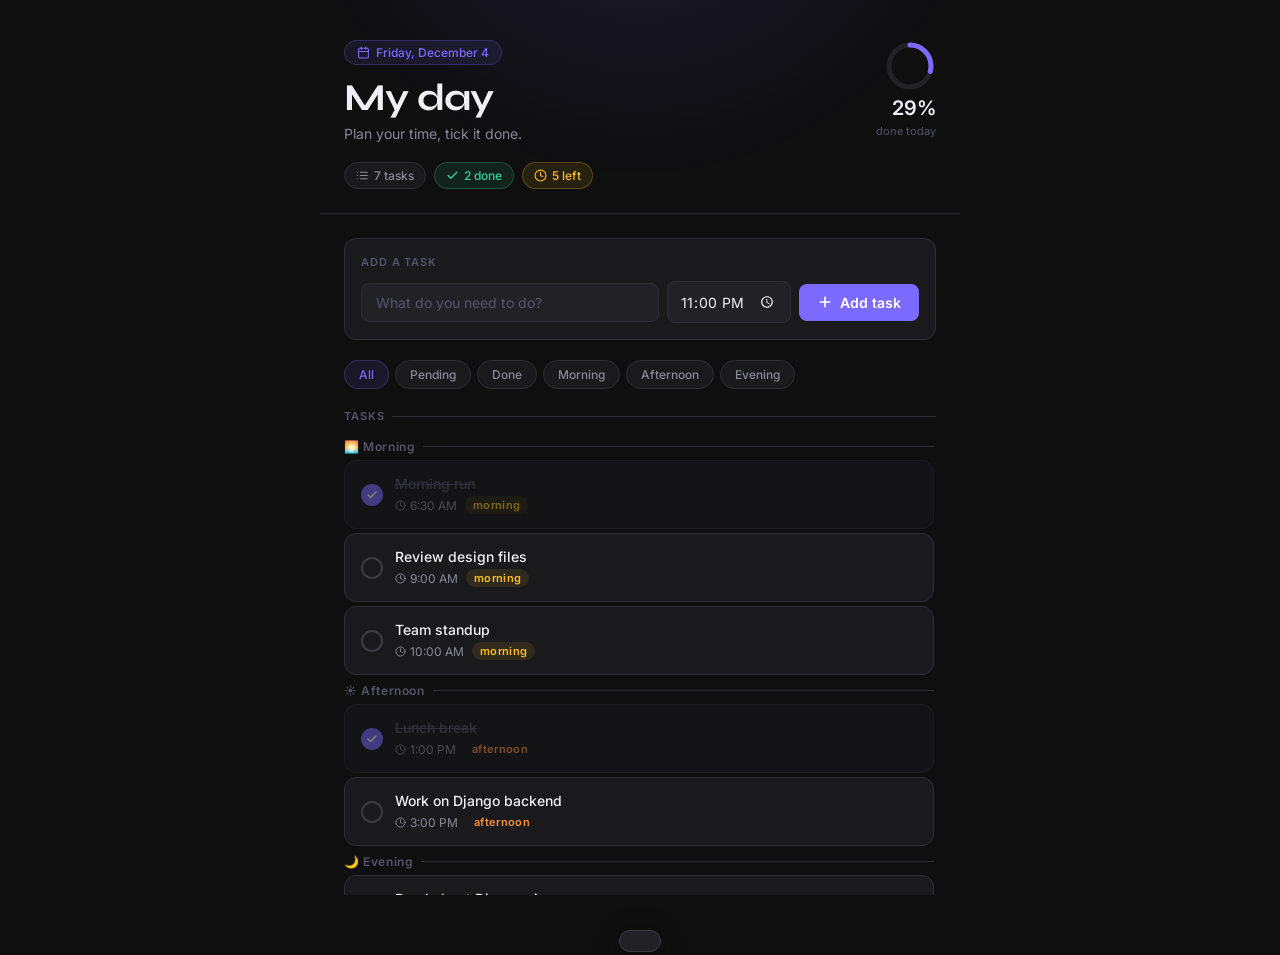
<file: index.html>
<!DOCTYPE html>
<html lang="en">
<head>
  <meta charset="UTF-8" />
  <meta name="viewport" content="width=device-width, initial-scale=1.0" />
  <title>My Day — Todo</title>
  <link rel="preconnect" href="https://fonts.googleapis.com" />
  <link rel="preconnect" href="https://fonts.gstatic.com" crossorigin />
  <link href="https://fonts.googleapis.com/css2?family=Inter:wght@400;500;600&family=Syne:wght@700&display=swap" rel="stylesheet" />
    <link rel="stylesheet" href="todo.css" />
    <script src="todo.js" defer></script>
</head>
</head>
<body>

<div class="glow"></div>

<!-- ── Header ── -->
<header>
  <div class="header-top">
    <div>
      <div class="date-chip">
        <svg viewBox="0 0 24 24" fill="none" stroke="currentColor" stroke-width="2" stroke-linecap="round" stroke-linejoin="round">
          <rect x="3" y="4" width="18" height="18" rx="2"/><line x1="16" y1="2" x2="16" y2="6"/><line x1="8" y1="2" x2="8" y2="6"/><line x1="3" y1="10" x2="21" y2="10"/>
        </svg>
        <span id="date-label">Today</span>
      </div>
      <h1>My day</h1>
      <p class="subtitle">Plan your time, tick it done.</p>
    </div>

    <!-- Progress ring -->
    <div class="progress-wrap">
      <svg class="ring-svg" viewBox="0 0 52 52" aria-hidden="true">
        <circle class="ring-track" cx="26" cy="26" r="21"/>
        <circle class="ring-fill" id="ring-fill" cx="26" cy="26" r="21"
          stroke-dasharray="131.9" stroke-dashoffset="131.9"/>
      </svg>
      <div class="ring-pct" id="ring-pct">0%</div>
      <div class="ring-label">done today</div>
    </div>
  </div>

  <!-- Stats pills -->
  <div class="stats-bar">
    <div class="stat-pill" id="pill-total">
      <svg viewBox="0 0 24 24" fill="none" stroke="currentColor" stroke-width="2" stroke-linecap="round" stroke-linejoin="round">
        <line x1="8" y1="6" x2="21" y2="6"/><line x1="8" y1="12" x2="21" y2="12"/><line x1="8" y1="18" x2="21" y2="18"/>
        <line x1="3" y1="6" x2="3.01" y2="6"/><line x1="3" y1="12" x2="3.01" y2="12"/><line x1="3" y1="18" x2="3.01" y2="18"/>
      </svg>
      0 tasks
    </div>
    <div class="stat-pill green" id="pill-done">
      <svg viewBox="0 0 24 24" fill="none" stroke="currentColor" stroke-width="2.5" stroke-linecap="round" stroke-linejoin="round">
        <polyline points="20 6 9 17 4 12"/>
      </svg>
      0 done
    </div>
    <div class="stat-pill amber" id="pill-left">
      <svg viewBox="0 0 24 24" fill="none" stroke="currentColor" stroke-width="2" stroke-linecap="round" stroke-linejoin="round">
        <circle cx="12" cy="12" r="10"/><polyline points="12 6 12 12 16 14"/>
      </svg>
      0 left
    </div>
  </div>
</header>

<div class="divider"></div>

<!-- ── Main ── -->
<main>

  <!-- Add form -->
  <div class="add-card">
    <div class="add-card-label">Add a task</div>
    <div class="add-row">
      <input type="text" id="task-input" placeholder="What do you need to do?" autocomplete="off" />
      <input type="time" id="time-input" />
      <button class="btn-add" onclick="addTodo()">
        <svg viewBox="0 0 24 24" fill="none" stroke="currentColor" stroke-width="2.5" stroke-linecap="round" stroke-linejoin="round" aria-hidden="true">
          <line x1="12" y1="5" x2="12" y2="19"/><line x1="5" y1="12" x2="19" y2="12"/>
        </svg>
        Add task
      </button>
    </div>
  </div>

  <!-- Filters -->
  <div class="filter-row" role="group" aria-label="Filter tasks">
    <button class="filter-btn active" onclick="setFilter('all', this)">All</button>
    <button class="filter-btn" onclick="setFilter('pending', this)">Pending</button>
    <button class="filter-btn" onclick="setFilter('done', this)">Done</button>
    <button class="filter-btn" onclick="setFilter('morning', this)">Morning</button>
    <button class="filter-btn" onclick="setFilter('afternoon', this)">Afternoon</button>
    <button class="filter-btn" onclick="setFilter('evening', this)">Evening</button>
  </div>

  <!-- Task list -->
  <div>
    <div class="section-label" style="margin-bottom:12px">Tasks</div>
    <div class="list-area" id="list-area"></div>
  </div>

</main>

<!-- Toast -->
<div id="toast" role="status" aria-live="polite"></div>

<!-- ──────────────── JavaScript ──────────────── -->

</body>
</html>
</file>
<file: todo.css>
/* ── Reset & tokens ── */
    *, *::before, *::after { box-sizing: border-box; margin: 0; padding: 0; }

    :root {
      --bg:        #0f0f10;
      --surface:   #1a1a1d;
      --surface2:  #222226;
      --border:    #2e2e34;
      --border2:   #3c3c44;
      --text:      #f0eff4;
      --text-muted:#8a8998;
      --text-dim:  #55546a;
      --accent:    #7c6aff;
      --accent-lo: #7c6aff1a;
      --accent-mid:#7c6aff40;
      --green:     #34d399;
      --green-lo:  #34d3991a;
      --red:       #f87171;
      --red-lo:    #f871711a;
      --amber:     #fbbf24;
      --radius:    12px;
      --radius-sm: 8px;
      --radius-xs: 6px;
      --shadow:    0 4px 24px #0006;
    }

    html { font-size: 16px; }

    body {
      font-family: 'Inter', sans-serif;
      background: var(--bg);
      color: var(--text);
      min-height: 100vh;
      display: flex;
      flex-direction: column;
      align-items: center;
      padding: 0 0 60px;
    }

    /* ── Ambient glow ── */
    .glow {
      position: fixed; top: -160px; left: 50%; transform: translateX(-50%);
      width: 700px; height: 340px;
      background: radial-gradient(ellipse at 50% 0%, #7c6aff28 0%, transparent 70%);
      pointer-events: none; z-index: 0;
    }

    /* ── Header bar ── */
    header {
      width: 100%; max-width: 640px;
      padding: 40px 24px 0;
      position: relative; z-index: 1;
    }

    .header-top {
      display: flex; align-items: flex-start; justify-content: space-between;
      gap: 16px; flex-wrap: wrap;
    }

    .date-chip {
      display: inline-flex; align-items: center; gap: 6px;
      font-size: 12px; font-weight: 500; color: var(--accent);
      background: var(--accent-lo); border: 1px solid var(--accent-mid);
      border-radius: 20px; padding: 4px 12px; margin-bottom: 12px;
    }
    .date-chip svg { width: 13px; height: 13px; }

    h1 {
      font-family: 'Syne', sans-serif;
      font-size: clamp(28px, 5vw, 38px);
      font-weight: 700;
      color: var(--text);
      line-height: 1.1;
      letter-spacing: -0.02em;
    }

    .subtitle {
      font-size: 14px; color: var(--text-muted);
      margin-top: 6px;
    }

    /* ── Progress ring area ── */
    .progress-wrap {
      display: flex; flex-direction: column; align-items: flex-end; gap: 4px;
    }

    .ring-label {
      font-size: 11px; color: var(--text-dim); text-align: right;
    }

    .ring-pct {
      font-size: 20px; font-weight: 600; color: var(--text);
      text-align: right;
    }

    /* Progress ring SVG */
    .ring-svg { width: 52px; height: 52px; }
    .ring-track { fill: none; stroke: var(--surface2); stroke-width: 5; }
    .ring-fill  {
      fill: none; stroke: var(--accent); stroke-width: 5;
      stroke-linecap: round;
      transform: rotate(-90deg); transform-origin: 50% 50%;
      transition: stroke-dashoffset 0.5s ease;
    }

    /* ── Stats bar ── */
    .stats-bar {
      display: flex; gap: 8px; margin-top: 20px; flex-wrap: wrap;
    }
    .stat-pill {
      display: inline-flex; align-items: center; gap: 5px;
      font-size: 12px; font-weight: 500;
      padding: 5px 11px; border-radius: 20px;
      border: 1px solid var(--border);
      background: var(--surface);
      color: var(--text-muted);
    }
    .stat-pill.green { color: var(--green); background: var(--green-lo); border-color: #34d39940; }
    .stat-pill.amber { color: var(--amber); background: #fbbf241a; border-color: #fbbf2440; }
    .stat-pill svg { width: 13px; height: 13px; }

    /* ── Divider ── */
    .divider {
      width: 100%; max-width: 640px;
      height: 1px; background: var(--border);
      margin: 24px 0;
      position: relative; z-index: 1;
    }

    /* ── Main ── */
    main {
      width: 100%; max-width: 640px;
      padding: 0 24px;
      position: relative; z-index: 1;
      display: flex; flex-direction: column; gap: 20px;
    }

    /* ── Add form ── */
    .add-card {
      background: var(--surface);
      border: 1px solid var(--border);
      border-radius: var(--radius);
      padding: 16px;
    }

    .add-card-label {
      font-size: 11px; font-weight: 600; letter-spacing: .08em;
      color: var(--text-dim); text-transform: uppercase;
      margin-bottom: 12px;
    }

    .add-row {
      display: flex; gap: 8px; align-items: center; flex-wrap: wrap;
    }

    .add-row input[type="text"] {
      flex: 1; min-width: 160px;
      background: var(--surface2); border: 1px solid var(--border);
      border-radius: var(--radius-sm); padding: 10px 14px;
      font-family: 'Inter', sans-serif; font-size: 14px; color: var(--text);
      outline: none; transition: border-color .15s;
    }
    .add-row input[type="text"]::placeholder { color: var(--text-dim); }
    .add-row input[type="text"]:focus { border-color: var(--accent); }

    .add-row input[type="time"] {
      background: var(--surface2); border: 1px solid var(--border);
      border-radius: var(--radius-sm); padding: 10px 12px;
      font-family: 'Inter', sans-serif; font-size: 14px; color: var(--text);
      outline: none; transition: border-color .15s; color-scheme: dark;
    }
    .add-row input[type="time"]:focus { border-color: var(--accent); }

    .btn-add {
      display: inline-flex; align-items: center; gap: 7px;
      background: var(--accent); color: #fff;
      border: none; border-radius: var(--radius-sm);
      padding: 10px 18px; font-family: 'Inter', sans-serif;
      font-size: 14px; font-weight: 600; cursor: pointer;
      white-space: nowrap; transition: opacity .15s, transform .1s;
    }
    .btn-add:hover { opacity: .88; }
    .btn-add:active { transform: scale(.97); }
    .btn-add svg { width: 16px; height: 16px; }

    /* ── Filters ── */
    .filter-row {
      display: flex; gap: 6px; flex-wrap: wrap;
    }

    .filter-btn {
      font-family: 'Inter', sans-serif; font-size: 12px; font-weight: 500;
      padding: 6px 14px; border-radius: 20px;
      border: 1px solid var(--border); background: var(--surface);
      color: var(--text-muted); cursor: pointer; transition: all .15s;
    }
    .filter-btn.active, .filter-btn:hover {
      background: var(--accent-lo); border-color: var(--accent-mid); color: var(--accent);
    }

    /* ── Section label ── */
    .section-label {
      font-size: 11px; font-weight: 600; letter-spacing: .08em;
      color: var(--text-dim); text-transform: uppercase;
      display: flex; align-items: center; gap: 8px;
    }
    .section-label::after {
      content: ''; flex: 1; height: 1px; background: var(--border);
    }

    /* ── Todo list ── */
    .todo-list {
      list-style: none;
      display: flex; flex-direction: column; gap: 6px;
    }

    .todo-item {
      display: flex; align-items: center; gap: 12px;
      background: var(--surface); border: 1px solid var(--border);
      border-radius: var(--radius); padding: 14px 16px;
      transition: border-color .2s, background .2s, opacity .25s;
      animation: slideIn .2s ease;
    }
    .todo-item:hover { border-color: var(--border2); background: var(--surface2); }
    .todo-item.done { opacity: .48; }
    .todo-item.done:hover { opacity: .62; }

    @keyframes slideIn {
      from { opacity: 0; transform: translateY(-6px); }
      to   { opacity: 1; transform: translateY(0); }
    }

    /* Check button */
    .check-btn {
      width: 22px; height: 22px; border-radius: 50%;
      border: 2px solid var(--border2); background: transparent;
      cursor: pointer; flex-shrink: 0; transition: all .15s;
      display: flex; align-items: center; justify-content: center;
      padding: 0;
    }
    .check-btn svg { width: 12px; height: 12px; opacity: 0; transition: opacity .15s; color: #fff; }
    .check-btn:hover { border-color: var(--accent); background: var(--accent-lo); }
    .check-btn.checked { background: var(--accent); border-color: var(--accent); }
    .check-btn.checked svg { opacity: 1; }

    /* Info */
    .todo-info { flex: 1; min-width: 0; }
    .todo-text {
      font-size: 14px; font-weight: 500; color: var(--text);
      white-space: nowrap; overflow: hidden; text-overflow: ellipsis;
      transition: color .2s;
    }
    .todo-item.done .todo-text {
      text-decoration: line-through; color: var(--text-dim);
    }

    .todo-meta {
      display: flex; align-items: center; gap: 8px; margin-top: 4px; flex-wrap: wrap;
    }

    .todo-time {
      display: inline-flex; align-items: center; gap: 4px;
      font-size: 12px; color: var(--text-muted);
    }
    .todo-time svg { width: 11px; height: 11px; }

    .time-tag {
      display: inline-block; font-size: 11px; font-weight: 600;
      padding: 2px 8px; border-radius: 20px;
      letter-spacing: .03em;
    }
    .time-tag.morning { background: #fbbf241a; color: var(--amber); }
    .time-tag.afternoon { background: #f97316 1a; color: #fb923c; }
    .time-tag.evening { background: var(--accent-lo); color: var(--accent); }

    /* Delete */
    .delete-btn {
      background: none; border: none; color: var(--text-dim);
      cursor: pointer; padding: 5px; border-radius: var(--radius-xs);
      display: flex; align-items: center; opacity: 0;
      transition: opacity .15s, color .15s, background .15s;
    }
    .todo-item:hover .delete-btn { opacity: 1; }
    .delete-btn:hover { color: var(--red); background: var(--red-lo); }
    .delete-btn svg { width: 15px; height: 15px; }

    /* ── Empty state ── */
    .empty-state {
      display: flex; flex-direction: column; align-items: center;
      padding: 48px 0; gap: 10px; color: var(--text-dim);
    }
    .empty-state svg { width: 40px; height: 40px; opacity: .35; }
    .empty-state p { font-size: 14px; }
    .empty-state span { font-size: 13px; color: var(--text-dim); }

    /* ── Time groups ── */
    .time-group-label {
      font-size: 12px; font-weight: 600; color: var(--text-dim);
      letter-spacing: .05em; padding: 4px 0 2px;
      display: flex; align-items: center; gap: 8px;
    }
    .time-group-label::after {
      content: ''; flex: 1; height: 1px; background: var(--border);
    }

    /* ── Scrollable list area ── */
    .list-area {
      display: flex; flex-direction: column; gap: 4px;
      max-height: 460px; overflow-y: auto;
      scrollbar-width: thin; scrollbar-color: var(--border) transparent;
      padding-right: 2px;
    }

    /* ── Toast ── */
    #toast {
      position: fixed; bottom: 28px; left: 50%; transform: translateX(-50%) translateY(80px);
      background: var(--surface2); border: 1px solid var(--border2);
      border-radius: var(--radius); padding: 10px 20px;
      font-size: 13px; color: var(--text); box-shadow: var(--shadow);
      transition: transform .3s ease; z-index: 100; white-space: nowrap;
    }
    #toast.show { transform: translateX(-50%) translateY(0); }

    /* ── Responsive ── */
    @media (max-width: 480px) {
      header { padding: 28px 16px 0; }
      main { padding: 0 16px; }
      .add-row { flex-direction: column; }
      .add-row input[type="text"],
      .add-row input[type="time"],
      .btn-add { width: 100%; }
    }

    @media (prefers-reduced-motion: reduce) {
      .todo-item { animation: none; }
      .ring-fill, .check-btn, .btn-add { transition: none; }
    }
</file>
